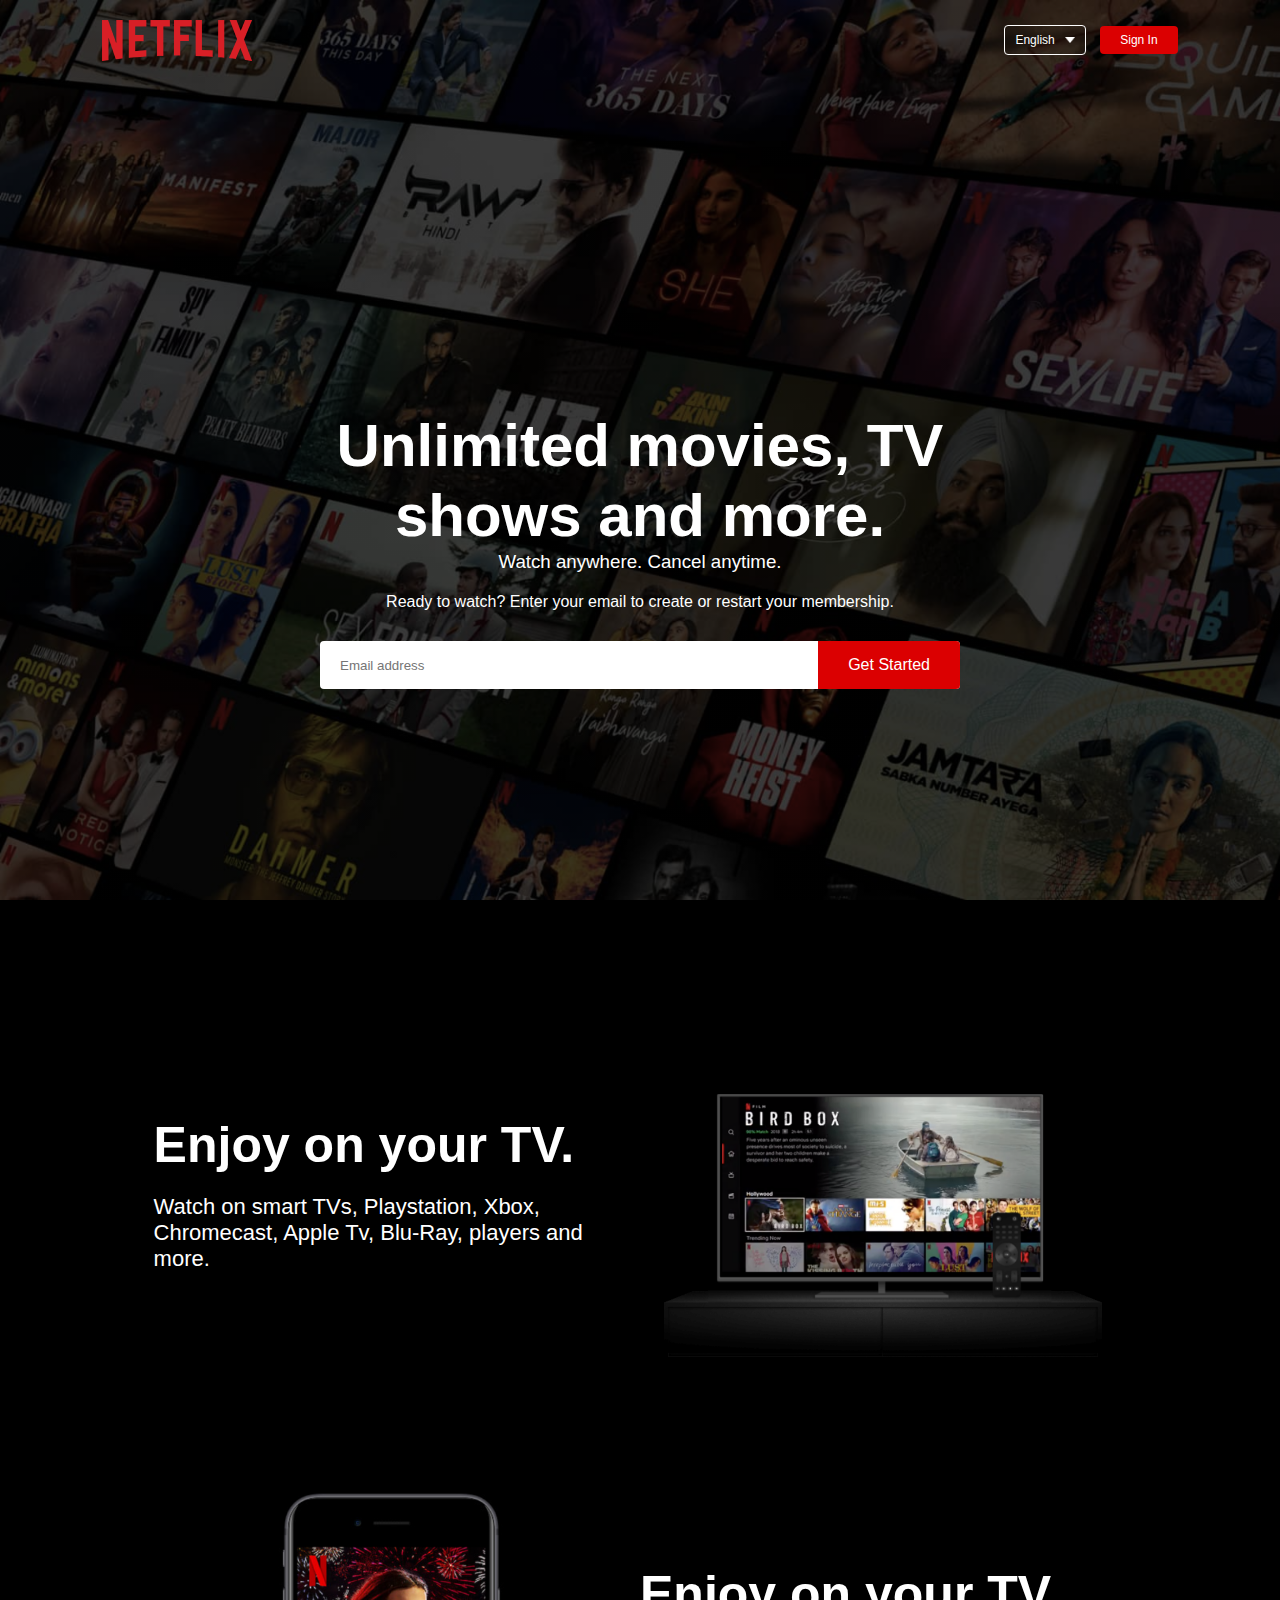
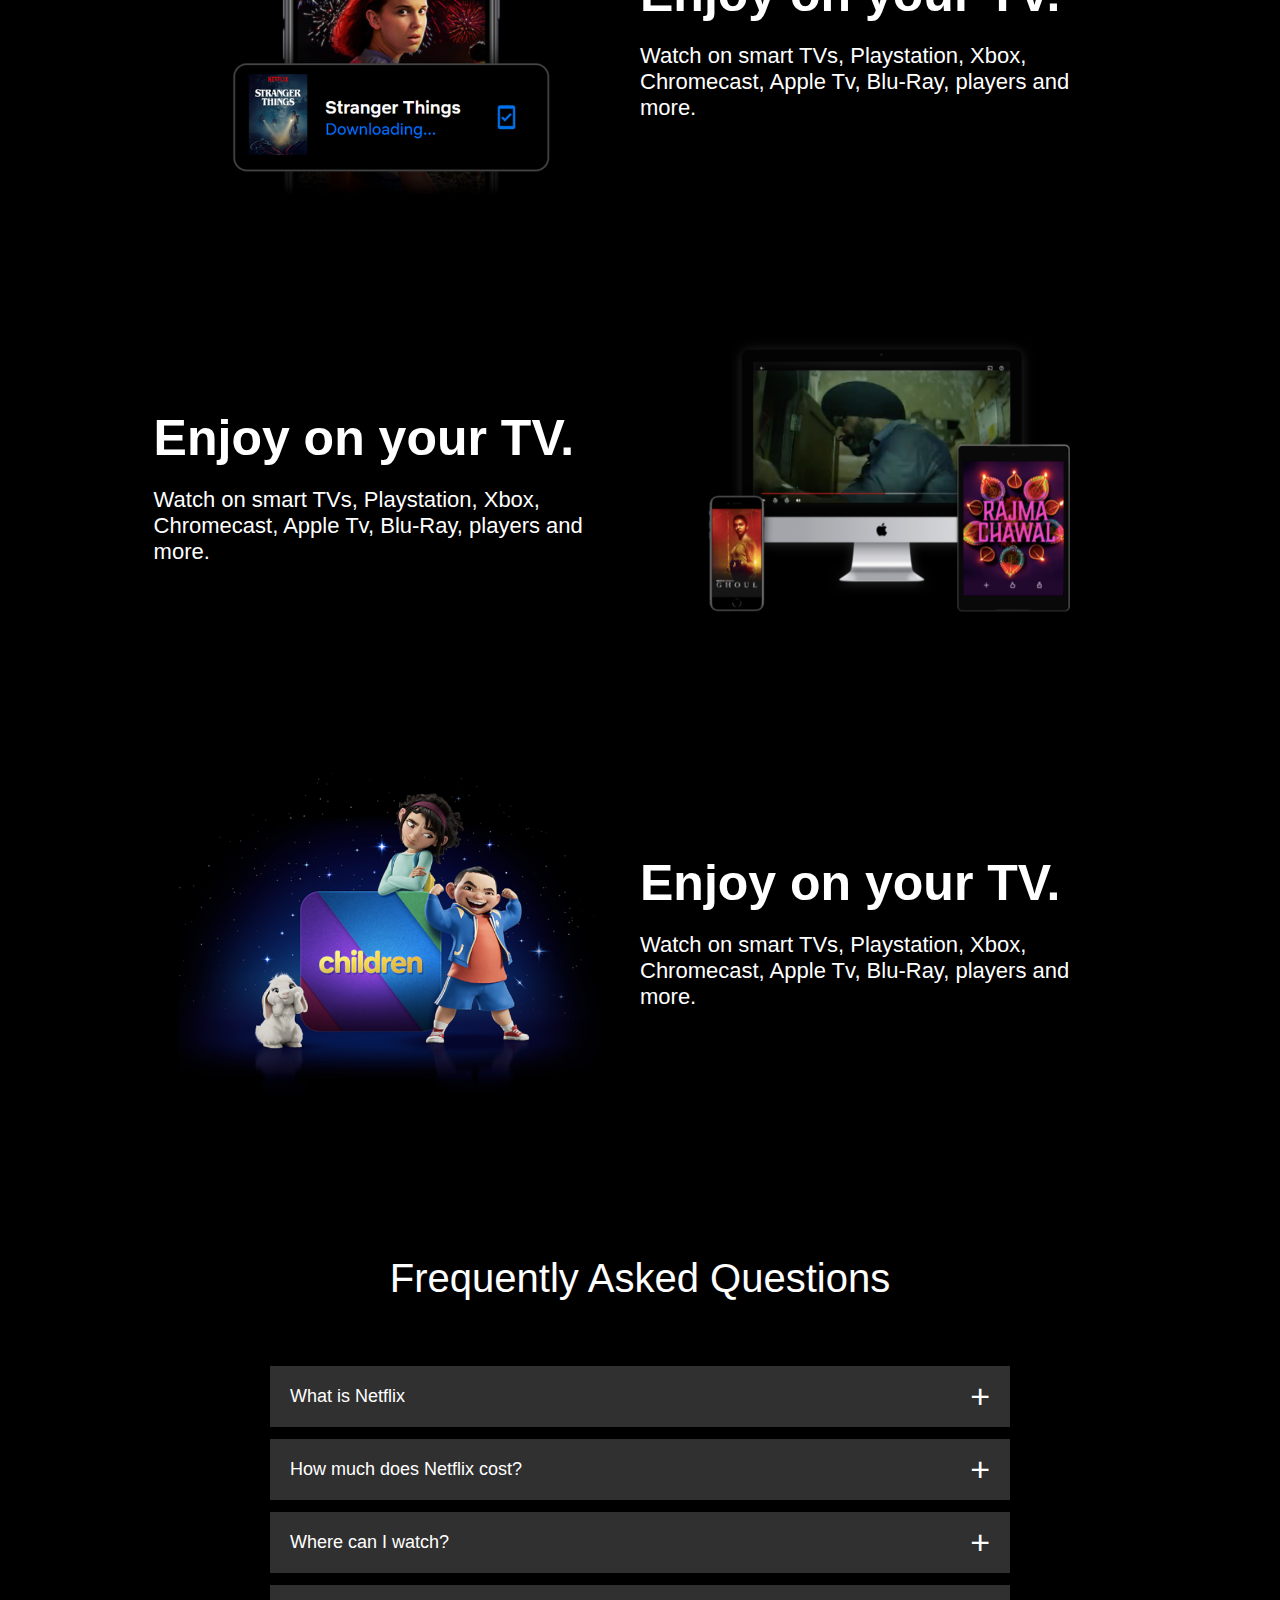
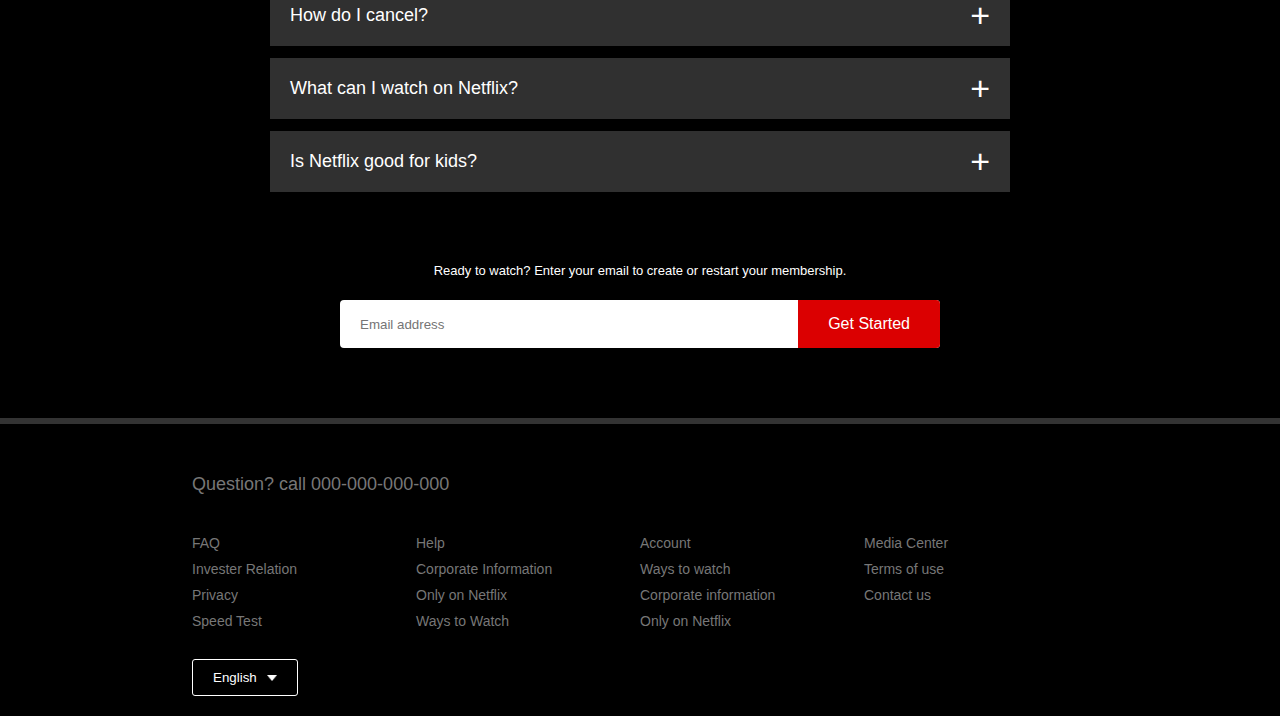
<file: Netflix Clone/index.html>
<!DOCTYPE html>
<html lang="en">
<head>
    <meta charset="UTF-8">
    <meta name="viewport" content="width=device-width, initial-scale=1.0">
    <title>Netflix Clone</title>
    <link rel="stylesheet" href="style.css">
</head>
<body>
    <div class="header">
        <nav>
            <img src="images/logo.png" class="logo">
            <div>
                <button class="language-btn">English <img src="images/down-icon.png" alt=""></button>
                <button>Sign In</button>
            </div>
        </nav>
        <div class="header-content">
            <h1>Unlimited movies, TV shows and more.</h1>
            <h3>Watch anywhere. Cancel anytime.</h3>
            <p>Ready to watch? Enter your email to create or restart your membership.</p>
            <form class="email-signup">
                <input type="email" placeholder="Email address" required>
                <button type="submit">Get Started</button>
            </form>
        </div>
    </div>

    <div class="features">
        <div class="row">
            <div class="text-col">
                <h2>Enjoy on your TV.</h2>
                <p>Watch on smart TVs, Playstation, Xbox, Chromecast, Apple Tv, Blu-Ray, players and more.</p>
            </div>
            <div class="img-col">
                <img src="images/feature-1.png" alt="">
            </div>
        </div>
        <div class="row">
            <div class="img-col">
                <img src="images/feature-2.png" alt="">
            </div>
            <div class="text-col">
                <h2>Enjoy on your TV.</h2>
                <p>Watch on smart TVs, Playstation, Xbox, Chromecast, Apple Tv, Blu-Ray, players and more.</p>
            </div>
            
        </div>
        <div class="row">
            <div class="text-col">
                <h2>Enjoy on your TV.</h2>
                <p>Watch on smart TVs, Playstation, Xbox, Chromecast, Apple Tv, Blu-Ray, players and more.</p>
            </div>
            <div class="img-col">
                <img src="images/feature-3.png" alt="">
            </div>
        </div>
        <div class="row">
            <div class="img-col">
                <img src="images/feature-4.png" alt="">
            </div>
            <div class="text-col">
                <h2>Enjoy on your TV.</h2>
                <p>Watch on smart TVs, Playstation, Xbox, Chromecast, Apple Tv, Blu-Ray, players and more.</p>
            </div>
            
        </div>
    </div>


    <div class="faq">
        <h2>Frequently Asked Questions</h2>
        <ul class="accordian">
        <li>
            <input type="radio" name="accordion" id="first">
            <label for="first">What is Netflix</label>
            <div class="content">
                <p>Lorem ipsum dolor sit amet, consectetur adipisicing elit. Iure itaque eligendi delectus laboriosam est asperiores tempore incidunt libero eius sapiente? </p>
            </div>
        </li>
        <li>
            <input type="radio" name="accordion" id="second">
            <label for="second">How much does Netflix cost?</label>
            <div class="content">
                <p>Lorem ipsum dolor sit amet, consectetur adipisicing elit. Iure itaque eligendi delectus laboriosam est asperiores tempore incidunt libero eius sapiente? </p>
            </div>
        </li>
        <li>
            <input type="radio" name="accordion" id="third">
            <label for="third">Where can I watch?</label>
            <div class="content">
                <p>Lorem ipsum dolor sit amet, consectetur adipisicing elit. Iure itaque eligendi delectus laboriosam est asperiores tempore incidunt libero eius sapiente? </p>
            </div>
        </li>
        <li>
            <input type="radio" name="accordion" id="fourth">
            <label for="fourth">How do I cancel?</label>
            <div class="content">
                <p>Lorem ipsum dolor sit amet, consectetur adipisicing elit. Iure itaque eligendi delectus laboriosam est asperiores tempore incidunt libero eius sapiente? </p>
            </div>
        </li>
        <li>
            <input type="radio" name="accordion" id="fifth">
            <label for="fifth">What can I watch on Netflix?</label>
            <div class="content">
                <p>Lorem ipsum dolor sit amet, consectetur adipisicing elit. Iure itaque eligendi delectus laboriosam est asperiores tempore incidunt libero eius sapiente? </p>
            </div>
        </li>
        <li>
            <input type="radio" name="accordion" id="sixth">
            <label for="sixth">Is Netflix good for kids?</label>
            <div class="content">
                <p>Lorem ipsum dolor sit amet, consectetur adipisicing elit. Iure itaque eligendi delectus laboriosam est asperiores tempore incidunt libero eius sapiente? </p>
            </div>
        </li>
    </ul>
    <small>Ready to watch? Enter your email to create or restart your membership.</small>
    <form class="email-signup">
        <input type="email" placeholder="Email address" required>
        <button type="submit">Get Started</button>
    </form>
    </div>

<!-- -------------------------------------- Footer --------------------------------->

    <div class="footer">
        <h2>Question? call 000-000-000-000</h2>
        <div class="row">
            <div class="col">
            <a href="#">FAQ </a>
            <a href="#">Invester Relation</a>
            <a href="#">Privacy</a>
            <a href="#">Speed Test</a></div>

            <div class="col">
            <a href="#">Help</a>
            <a href="#">Corporate Information</a>
            <a href="#">Only on Netflix</a>
            <a href="#">Ways to Watch</a></div>

            <div class="col">
            <a href="">Account</a>
            <a href="">Ways to watch</a>
            <a href="">Corporate information</a>
            <a href="">Only on Netflix</a></div>

            <div class="col">
            <a href="">Media Center</a>
            <a href="">Terms of use</a>
            <a href="">Contact us</a>
        </div>
        <button class="language-btn">English <img src="images/down-icon.png" alt=""></button>
     
    </div>



</body>
</html>
</file>
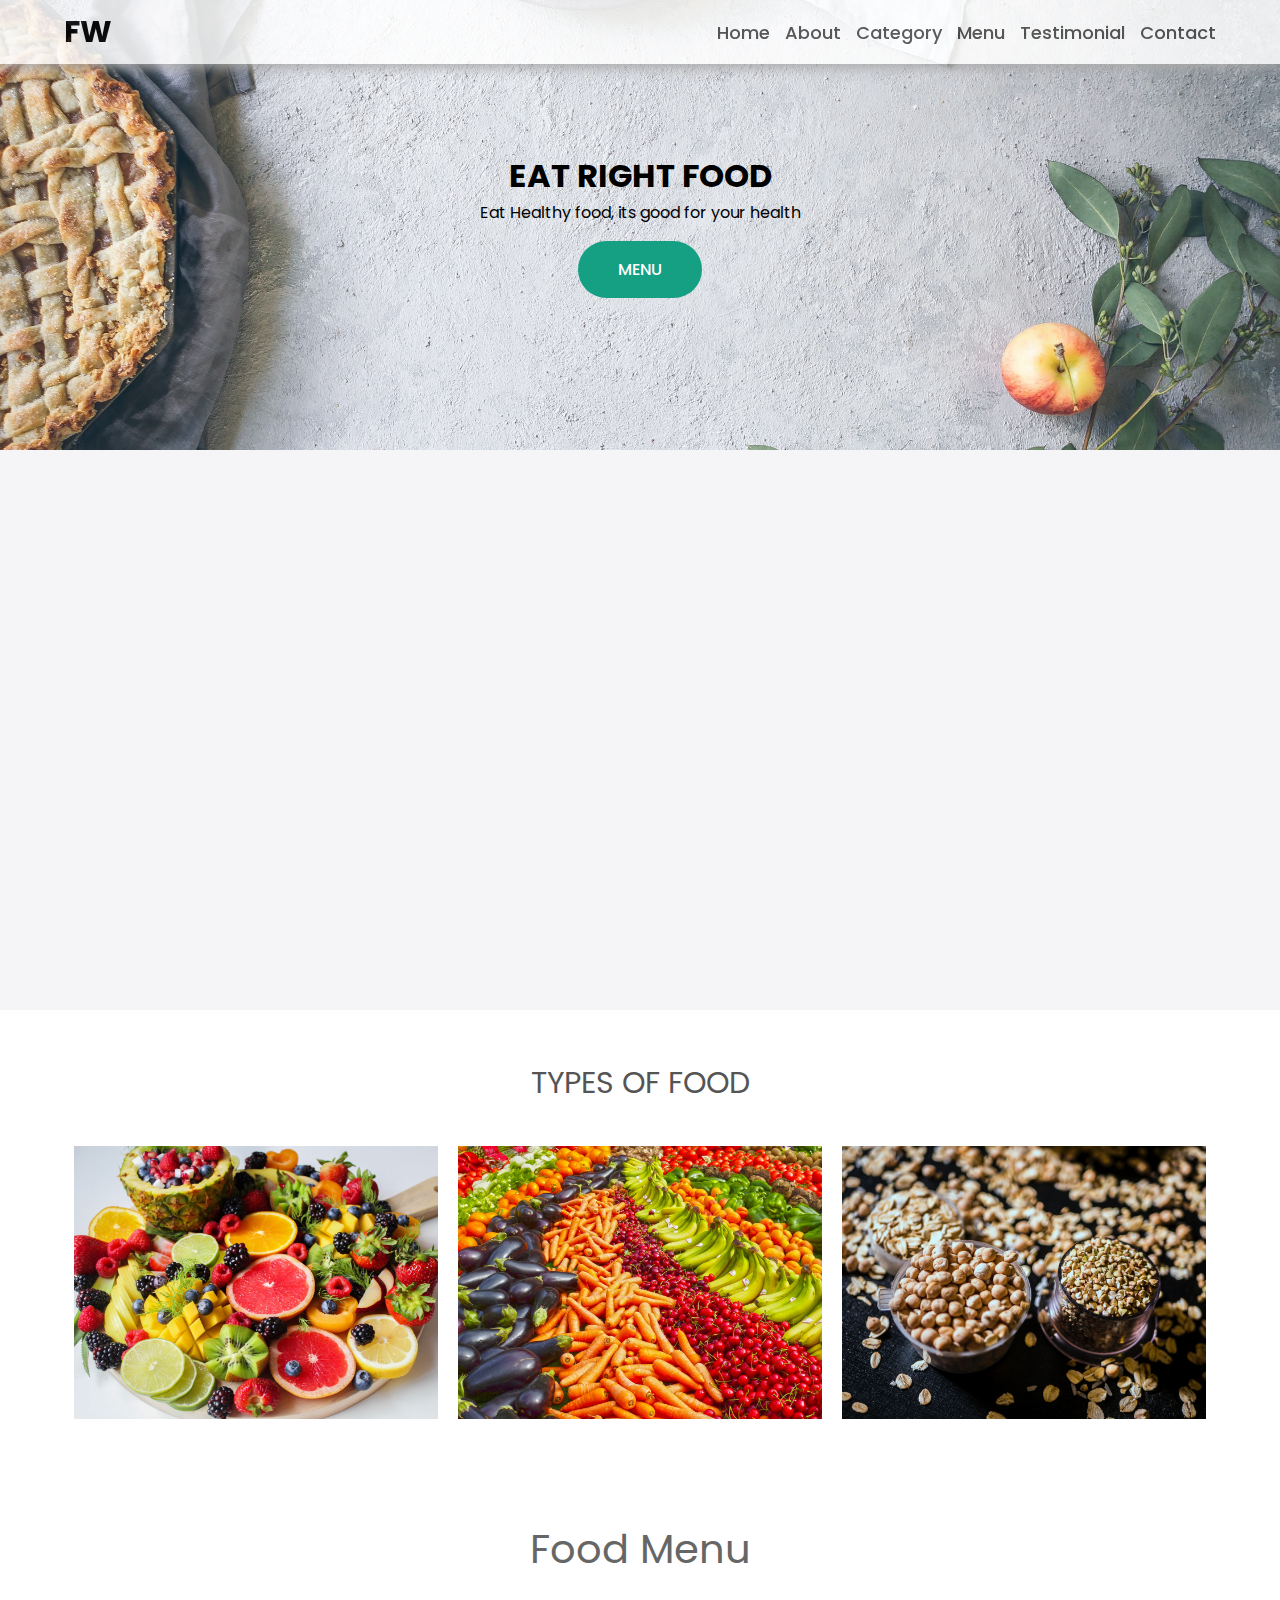
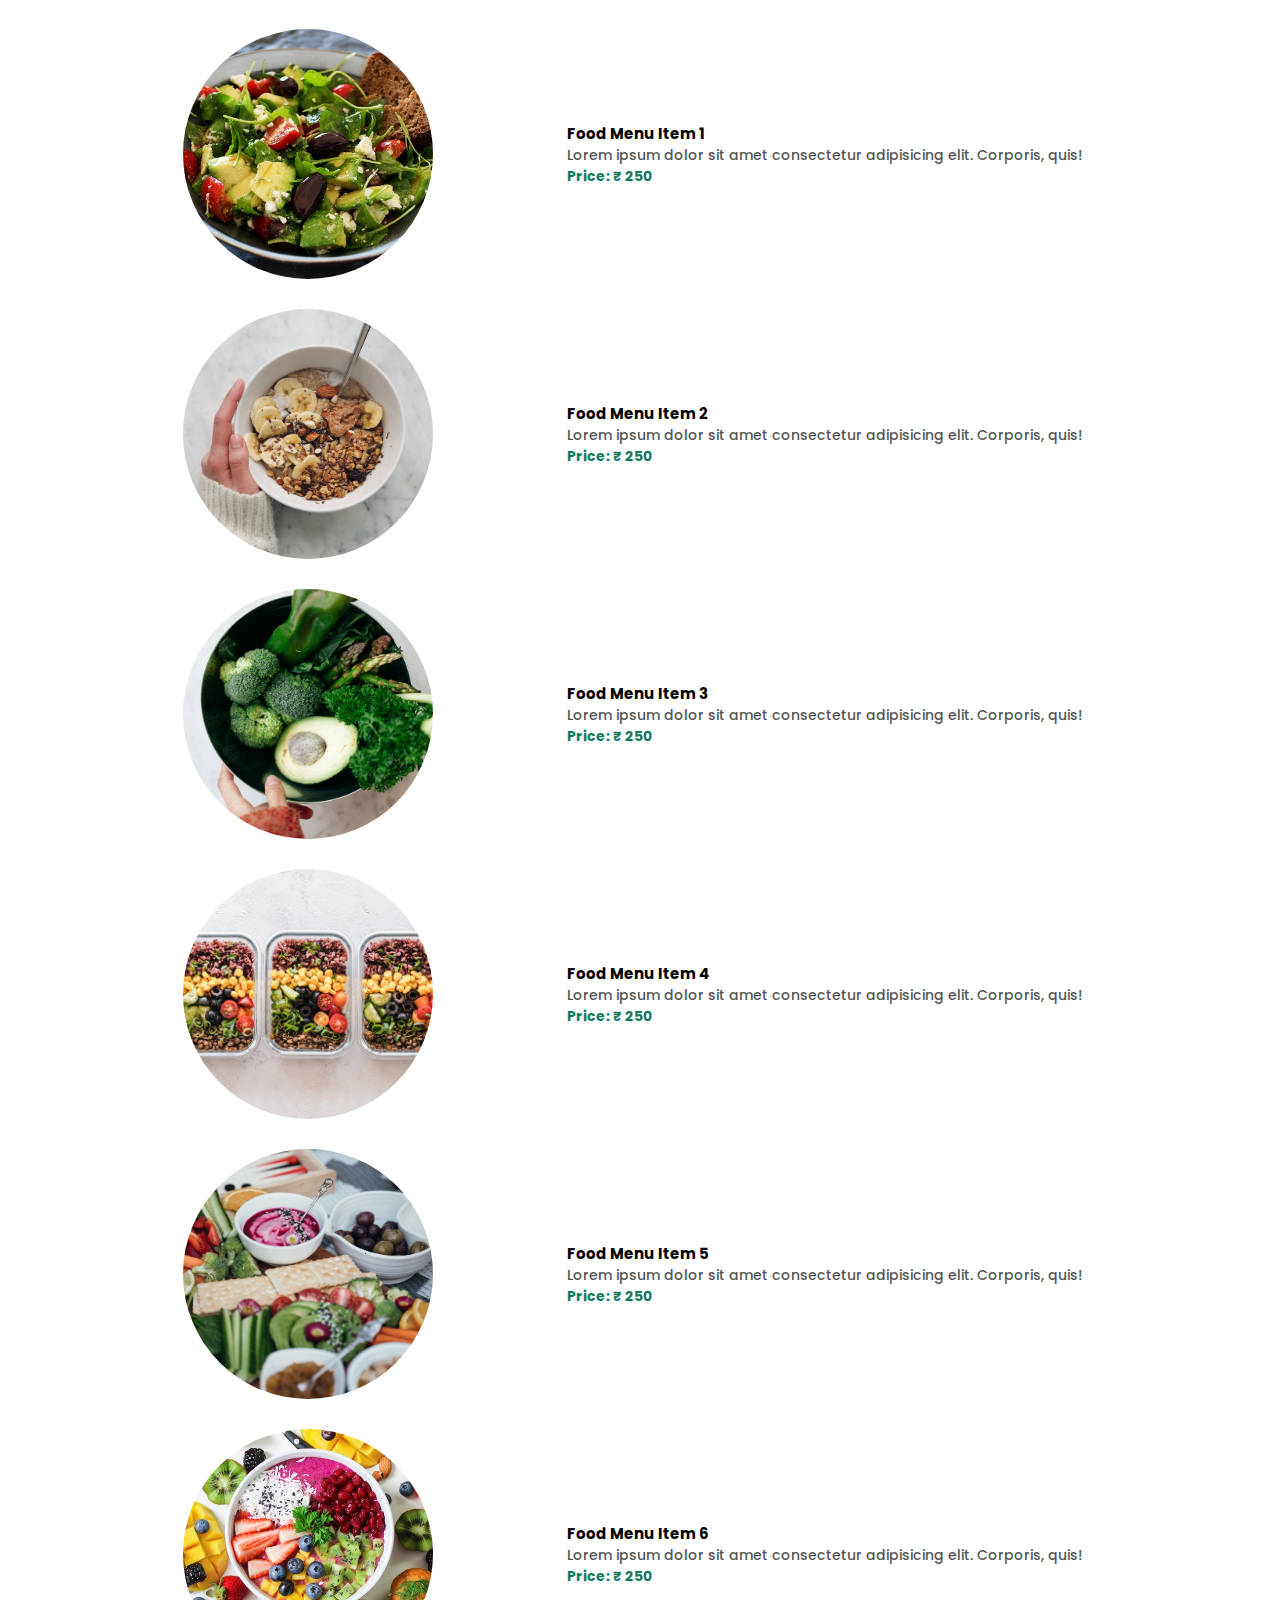
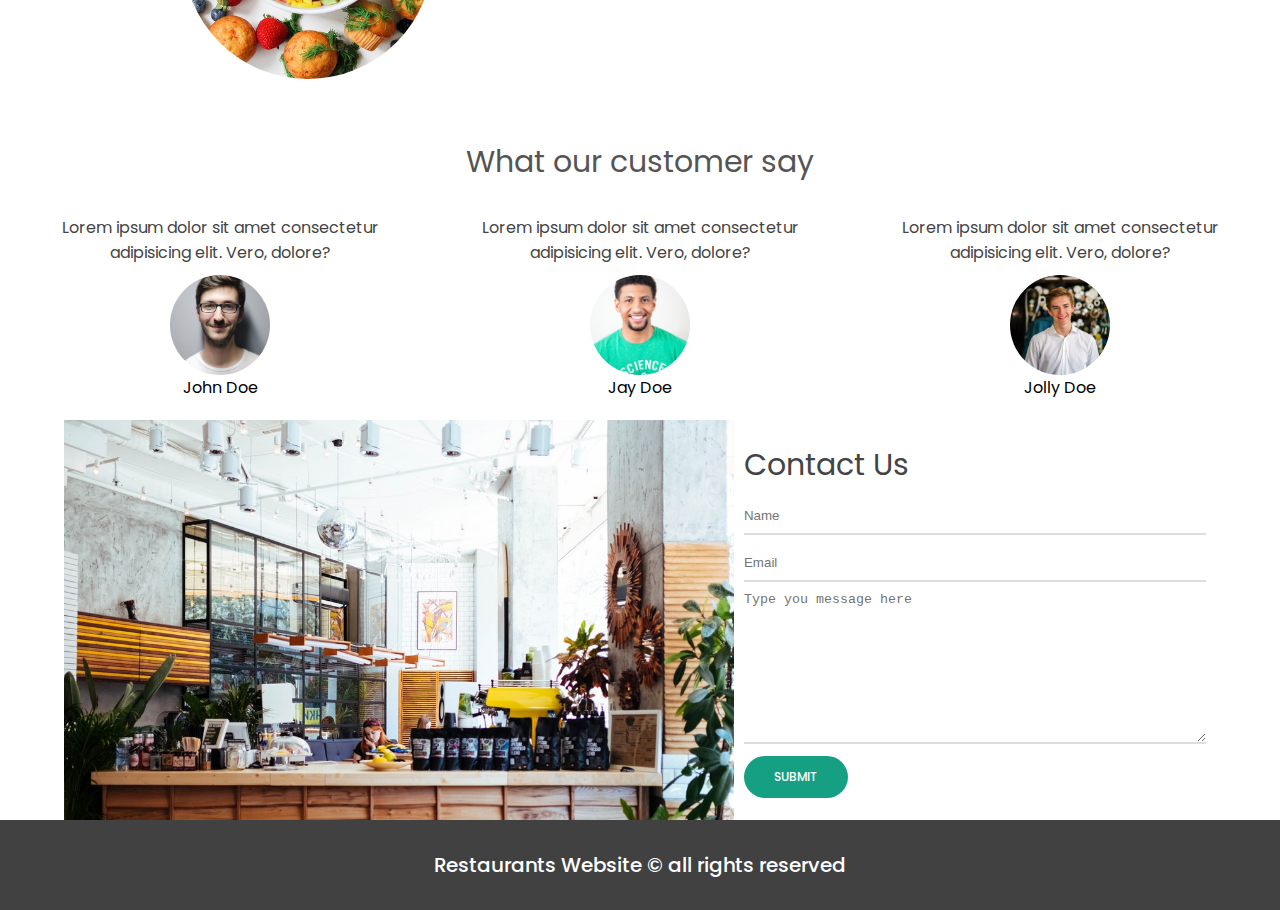
<file: Restaurant Website/index.html>
<!DOCTYPE html>
<html lang="en">

<head>
    <meta charset="UTF-8" />
    <meta http-equiv="X-UA-Compatible" content="IE=edge" />
    <meta name="viewport" content="width=device-width, initial-scale=1.0" />
    <link rel="stylesheet" href="style.css" />
    <!-- font awesome link -->
    <link rel="stylesheet" href="https://cdnjs.cloudflare.com/ajax/libs/font-awesome/6.4.0/css/all.min.css"
        integrity="sha512-iecdLmaskl7CVkqkXNQ/ZH/XLlvWZOJyj7Yy7tcenmpD1ypASozpmT/E0iPtmFIB46ZmdtAc9eNBvH0H/ZpiBw=="
        crossorigin="anonymous" referrerpolicy="no-referrer" />

    <title>Restraunt Website</title>
</head>

<body>
    <nav class="navbar">
        <div class="navbar-container container">
            <input type="checkbox" />
            <div class="hamburger-lines">
                <span class="line line1"></span>
                <span class="line line2"></span>
                <span class="line line3"></span>
            </div>
            <ul class="menu-items">
                <li><a href="#showcase">Home</a></li>
                <li><a href="#about">About</a></li>
                <li><a href="#food">Category</a></li>
                <li><a href="#food-menu">Menu</a></li>
                <li><a href="#testimonials">Testimonial</a></li>
                <li><a href="#contact">Contact</a></li>
            </ul>
            <h1 class="logo">FW</h1>
        </div>
    </nav>

    <section class="showcase-area" id="showcase">
        <div class="showcase-container">
            <h1 class="main-title">Eat Right Food</h1>
            <p>Eat Healthy food, its good for your health</p>
            <a href="#food-menu" class="btn btn-primary">Menu</a>
        </div>
    </section>

    <section id="about">
        <div class="about-wrapper container">
            <div class="about-text">
                <p class="small">About Us</p>
                <h2>We've been making healthy food for last 10 years</h2>
                <p>
                    Lorem ipsum dolor sit amet consectetur adipisicing elit. Placeat,
                    voluptate repellendus enim perspiciatis ea saepe odio et numquam
                    quaerat aut exercitationem impedit pariatur illum. Amet praesentium
                    molestias magnam, quibusdam qui nihil consequatur, odit eveniet hic
                    laudantium rem. Veniam, sit aperiam!
                </p>
            </div>
            <div class="about-img">
                <img src="img/about-photo.jpg" alt="About Us" />
            </div>
        </div>
    </section>

    <section id="food">
        <h2>Types of food</h2>
        <div class="food-container container">
            <div class="food-type fruit">
                <div class="img-container">
                    <img src="img/food1.jpg" alt="" />
                    <div class="image-content">
                        <h3>Fruit</h3>
                        <a href="https://en.wikipedia.org/wiki/Vegetable" class="btn btn-primary" target="_blank">Learn
                            More</a>
                    </div>
                </div>
            </div>
            <div class="food-type vegetable">
                <div class="img-container">
                    <img src="img/food2.jpg" alt="" />
                    <div class="image-content">
                        <h3>Vegetable</h3>
                        <a href="https://en.wikipedia.org/wiki/Vegetable" class="btn btn-primary" target="_blank">Learn
                            More</a>
                    </div>
                </div>
            </div>
            <div class="food-type grain">
                <div class="img-container">
                    <img src="img/food3.jpg" alt="" />
                    <div class="image-content">
                        <h3>Grain</h3>
                        <a href="https://en.wikipedia.org/wiki/Vegetable" class="btn btn-primary" target="_blank">Learn
                            More</a>
                    </div>
                </div>
            </div>
        </div>
    </section>

    <section id="food-menu">
        <h2 class="food-menu-heading">Food Menu</h2>
        <div class="food-menu-container container">
            <div class="food-menu-item">
                <div class="food-images">
                    <img src="img/food-menu1.jpg" alt="" />
                </div>
                <div class="food-description">
                    <h2 class="food-title">Food Menu Item 1</h2>
                    <p>
                        Lorem ipsum dolor sit amet consectetur adipisicing elit. Corporis,
                        quis!
                    </p>
                    <p class="food-price">Price: &#8377; 250</p>
                </div>
            </div>
            <div class="food-menu-item">
                <div class="food-images">
                    <img src="img/food-menu2.jpg" alt="" />
                </div>
                <div class="food-description">
                    <h2 class="food-title">Food Menu Item 2</h2>
                    <p>
                        Lorem ipsum dolor sit amet consectetur adipisicing elit. Corporis,
                        quis!
                    </p>
                    <p class="food-price">Price: &#8377; 250</p>
                </div>
            </div>
            <div class="food-menu-item">
                <div class="food-images">
                    <img src="img/food-menu3.jpg" alt="" />
                </div>
                <div class="food-description">
                    <h2 class="food-title">Food Menu Item 3</h2>
                    <p>
                        Lorem ipsum dolor sit amet consectetur adipisicing elit. Corporis,
                        quis!
                    </p>
                    <p class="food-price">Price: &#8377; 250</p>
                </div>
            </div>
            <div class="food-menu-item">
                <div class="food-images">
                    <img src="img/food-menu4.jpg" alt="" />
                </div>
                <div class="food-description">
                    <h2 class="food-title">Food Menu Item 4</h2>
                    <p>
                        Lorem ipsum dolor sit amet consectetur adipisicing elit. Corporis,
                        quis!
                    </p>
                    <p class="food-price">Price: &#8377; 250</p>
                </div>
            </div>
            <div class="food-menu-item">
                <div class="food-images">
                    <img src="img/food-menu5.jpg" alt="" />
                </div>
                <div class="food-description">
                    <h2 class="food-title">Food Menu Item 5</h2>
                    <p>
                        Lorem ipsum dolor sit amet consectetur adipisicing elit. Corporis,
                        quis!
                    </p>
                    <p class="food-price">Price: &#8377; 250</p>
                </div>
            </div>
            <div class="food-menu-item">
                <div class="food-images">
                    <img src="img/food-menu6.jpg" alt="" />
                </div>
                <div class="food-description">
                    <h2 class="food-title">Food Menu Item 6</h2>
                    <p>
                        Lorem ipsum dolor sit amet consectetur adipisicing elit. Corporis,
                        quis!
                    </p>
                    <p class="food-price">Price: &#8377; 250</p>
                </div>
            </div>
        </div>
    </section>

    
    <section id="testimonials">
        <h2 class="testimonial-title">What our customer say</h2>
        <div class="testimonial-container">
            <div class="testimonial-box">
                <div class="star-rating">
                    <span class="fa fa-star checked"></span>
                    <span class="fa fa-star checked"></span>
                    <span class="fa fa-star checked"></span>
                    <span class="fa fa-star checked"></span>
                    <span class="fa fa-star checked"></span>
                </div>

                <p class="testimonial-text">
                    Lorem ipsum dolor sit amet consectetur adipisicing elit. Vero,
                    dolore?
                </p>
                <div class="customer-detail">
                    <div class="customer-photo">
                        <img src="img/male-photo1.jpg" alt="" />
                    </div>
                    <p class="customer-name">John Doe</p>
                </div>
            </div>
            <div class="testimonial-box">
                <div class="star-rating">
                    <span class="fa fa-star checked"></span>
                    <span class="fa fa-star checked"></span>
                    <span class="fa fa-star checked"></span>
                    <span class="fa fa-star checked"></span>
                    <span class="fa fa-star checked"></span>
                </div>

                <p class="testimonial-text">
                    Lorem ipsum dolor sit amet consectetur adipisicing elit. Vero,
                    dolore?
                </p>
                <div class="customer-detail">
                    <div class="customer-photo">
                        <img src="img/male-photo2.jpg" alt="" />
                    </div>
                    <p class="customer-name">Jay Doe</p>
                </div>
            </div>
            <div class="testimonial-box">
                <div class="star-rating">
                    <span class="fa fa-star checked"></span>
                    <span class="fa fa-star checked"></span>
                    <span class="fa fa-star checked"></span>
                    <span class="fa fa-star checked"></span>
                    <span class="fa fa-star checked"></span>
                </div>

                <p class="testimonial-text">
                    Lorem ipsum dolor sit amet consectetur adipisicing elit. Vero,
                    dolore?
                </p>
                <div class="customer-detail">
                    <div class="customer-photo">
                        <img src="img/male-photo3.jpg" alt="" />
                    </div>
                    <p class="customer-name">Jolly Doe</p>
                </div>
            </div>
        </div>
    </section>

    <!-- ******************************** Contact Section ********************************* -->
    <section id="contact">
        <div class="contact-container container">
            <div class="contact-image">
                <img src="img/restraunt-image.jpg" alt="">
            </div>
            <div class="form-container">
                <h2>Contact Us</h2>
                <input type="text" name="" id="" placeholder="Name">
                <input type="email" name="" id="" placeholder="Email">
                <textarea name="" id="" cols="30" rows="10" placeholder="Type you message here"></textarea>
                <a href="#" class="btn btn-primary">Submit</a>
            </div>
        </div>
    </section>

    <footer id="footer">
        <h2>Restaurants Website &copy; all rights reserved</h2>
    </footer>


</body>

</html>
</file>
<file: Netflix Clone/style.css>
*{
    margin: 0;
    padding: 0;
    font-family: 'Poppins', sans-serif;
    box-sizing: border-box;
}
body{
    background: #000;
    color: #fff;
}
.header{
    width: 100%;
    height: 100vh;
    background-image: linear-gradient(rgba(0,0,0,0.7), rgba(0,0,0,0.7)), url(images/header-image.png);
    background-size: cover;
    background-position: center;
    padding: 10px 8%;
    position: relative;
}
nav{
    display: flex;
    align-items: center;
    justify-content: space-between;
    padding: 10px 0;
}
.logo{
    width: 150px;
    cursor: pointer;
}
nav button{
    border: 0;
    outline: 0;
    background: #db0001;
    color: #fff;
    padding: 7px 20px;
    font-size: 12px;
    border-radius: 4px;
    margin-left: 10px;
    cursor: pointer;
}
.language-btn{
    display: inline-flex;
    align-items: center;
    background: transparent;
    border: 1px solid #fff;
    padding: 7px 10px;
}
.language-btn img{
    width: 10px;
    margin-left: 10px;
}

.header-content{
    position: absolute;
    top: 50%;
    left: 50%;
    transform: translate(-50%,-50%);
    text-align: center;
    margin-top: 100px;
}
.header-content h1{
    font-size: 60px;
    line-height: 70px;
    font-weight: 600;
    max-width: 650px;
}
.header-content h3{
    font-weight: 400;
    margin-bottom: 20px;
}
.email-signup{
    background: #fff;
    border-radius: 4px;
    display: flex;
    align-items: center;
    margin-top: 30px;
    overflow: hidden;
}
.email-signup input{
    flex: 1;
    border: 0;
    outline: 0;
    margin-left: 20px;
}
.email-signup button{
    background: #db0001;
    border: 0;
    outline: 0;
    color: #fff;
    font-size: 16px;
    cursor: pointer;
    padding: 15px 30px;
   
}


/* ----------------Features---------------- */

.features{
    padding: 80px 12%;
    font-size: 22px;
}
.row{
    display: flex;
    width: 100%;
    align-items: center;
    flex-wrap: wrap;
    padding: 50px 0;

}
.text-col{
    flex-basis: 50%;
    margin-bottom: 20px;
}
.img-col{
    flex-basis: 50%;
    margin-bottom: 20px;
    /* border: 2px solid #ccc; */
}
.img-col img{
    display: block;
    width: 90%;
    margin: auto;
}
.features h2{
    font-size: 50px;
    font-weight: 600;
    margin-bottom: 20px;
}

/* --------------------- FAQ ------------------ */
.faq{
    padding: 10px 12%;
    text-align: center;
    font-size: 18px;
}
.faq h2{
    font-weight: 500;
    font-size: 40px;
}
.accordian{
    margin:60px auto;
    width:100%;
    max-width:750px;
    /* border:2px solid red; */
}
.accordian li{
    list-style: none;
    width: 100%;
    padding: 5px;
}
.accordian li label{
    display: flex;
    align-items: center;
    padding: 20px;
    font-size: 18px;
    font-weight: 500;
    background: #303030;
    margin-bottom: 2px;
    cursor: pointer;
    position: relative;
}
label::after{
    content: '+';
    font-size: 34px;
    position: absolute;
    right: 20px;
    transition: transform 0.5s;

}
input[type="radio"]{
    display: none;
}
.accordian .content{
    background: #303030;
    text-align: left;
    padding: 0 20px;
    max-height: 0;
    overflow: hidden;
    transition: max-height 0.5s, padding 0.5s;
}
.accordian input[type="radio"]:checked + label + .content{
    max-height: 600px;
    padding: 30px 20px;
}
.accordian input[type="radio"]:checked + label::after{
    transform: rotate(150deg);
}
.faq .email-signup{
    max-width: 600px;
    margin: 20px auto 60px;
}
.faq small{
    font-size: 13px;
    padding: 2rem;
    /* position: absolute;  */
}

/* **************************** footer ********************************
 */

 .footer{
    padding: 50px 15% 10px;
    border-top: 6px solid #333;
    color: #777;
    /* border: 1px solid red; */
 }
 .footer h2{
    font-size: 18px;
    font-weight: 400;
    margin-bottom: 30px;
 }
 .footer .col{
    flex-basis: 25%;
    flex-grow: 1;
    margin-bottom: 20px;
 }
 .footer .col a{
    display: block;
    text-decoration: none;
    color: #777;
    font-size: 14px;
    margin-bottom: 10px;
 }
 .footer .row{
    align-items: flex-start;
    padding: 10px 0;
 }
.footer .language-btn{
    color: #fff;
    padding: 10px 20px;
    border-radius: 3px;
}



/* ----------------- Media queries -------------------------------- */

@media only screen and (max-width: 600px) {
    .logo{
        width: 100px;
    }
    nav button{
        padding: 5px 10px;
    }
    nav .language-btn{
        padding: 4px 8px;
    }
    .header-content{
        position: unset;
        transform: none;
        padding-top: 150px;

    }
    .header-content h1{
        font-size: 30px;
    }
    .email-signup button{
        font-size: 12px;
        padding: 10px 15px;
    }
    .text-col, .img-col{
        flex-basis: 100%;
    }
    .feature h2{
        font-size: 30px;
    }
    .feature p{
        font-size: 15px;
    }
    .row:nth-child(2), .row:nth-child(4){
        flex-direction: column-reverse;
    }
    .feature .row{
        padding: 10px 0;
       
    }
    .faq h2{
        font-size: 20px;
    }
    .accordian .content{
        font-size: 14px;
    }
    .accordian li label{
        padding: 10px;
        font-size: 14px;
    }
    label::after{
        font-size: 22px;
    }
    .footer .language-btn{
        margin-bottom: 10px;
    }
    

}
</file>
<file: Restaurant Website/style.css>
@import url('https://fonts.googleapis.com/css2?family=Poppins:ital,wght@0,100;0,200;0,300;0,400;0,500;0,700;1,200;1,500&display=swap');

*,
*::after,
*::before
{
    box-sizing: border-box;
    padding: 0;
    margin: 0;

}
html{
    font-size: 62.5%;    /*10px to percentage*/
}
body{
    font-family: 'Poppins', sans-serif;;
}

/*################# Utility Classes ########################## */
.container{
    max-width: 1200px;
    width: 90%;
    margin: auto;
}
.btn{
    display: inline-block;
    padding: 1em 2.5em;
    text-decoration: none;
    border-radius: 50px;
    cursor: pointer;
    outline: none;
    margin-top: 1em;
    text-transform: uppercase;
    font-weight: 500;
}
.btn-primary{
    color: #fff;
    background: #16a083;
    transition: background 0.3s ease-in-out;
}
.btn-primary:hover{
    background: #106b57;

}

/*################# Navbar Styling ########################## */

/* For Desktop Mode */

.navbar input[type='checkbox'],
.navbar .hamburger-lines{
    display: none;
}

.navbar{
    box-shadow: 0px 5px 10px 0px #aaa;
    position: fixed;
    width: 100%;
    background:#fff;
    color: #000;
    opacity: 0.85;
    z-index: 999;
}

.navbar-container{
    display: flex;
    justify-content: space-between;
    height: 64px;
    align-items: center;
}

.menu-items{
    order: 2;
    display: flex;
}
.menu-items li{
    list-style: none;
    margin-left: 1.5rem;
    font-size: 1.8rem;
}

.logo{
    order: 1;
    font-size: 3rem;
}

.navbar a{
    color: #444;
    text-decoration: none;
    font-weight: 500;
    transition: color 0.4s ease-in;
}

.navbar a:hover{
    color: #c30b0b;
}

/* ############################# Showcase Area ######################### */
.showcase-area{
    height: 50vh;
    background: url(./img/header-image2.jpg);
    background-size: cover;
    background-position: center;
    background-repeat: no-repeat;
}
.showcase-container{
    display: flex;
    flex-direction: column;
    align-items: center;
    justify-content: center;
    height: 100%;
    font-size: 1.6rem;
}
.main-title{
    text-transform: uppercase;
}



/* ################################About use ######################### */

#about{
    padding: 50px 0;
    background: #f5f5f7;
}
.about-wrapper{
    display: flex;
    flex-wrap: wrap;
}
#about h2{
    font-size: 3.2rem;
}
#about .small{
    font-size: 1.6rem;
    color: #666;
    font-weight: 600;
}
.about-img{
    flex:1 1 400px;
    padding: 30px;
    transform: translate(150%);
    animation: about-img-animation 1s ease-in-out forwards;
}
@keyframes about-img-animation{
    100%{
        transform: translate(0);
    }
}
.about-text{
    flex: 1 1 400px;
    padding: 30px;
    margin: auto;
    transform: translate(-150%);
    animation: about-txt-animation 1s ease-in-out forwards;
}
@keyframes about-txt-animation{
    100%{
        transform: translate(0);
    }
}
.about-img img{
    display: block;
    height: 400px;
    max-width: 100%;
    margin: auto;
    object-fit: cover;
    object-position: right;
}


/* ################################ Food Category Style   ################################# */
#food{
    padding: 5rem 0 10rem 0;
}
#food h2{
    text-align: center;
    font-size: 3rem;
    font-weight: 400;
    margin-bottom: 40px;
    text-transform: uppercase;
    color: #555;
}
.food-container{
    display: flex;
    justify-content: space-between;
}
.food-container img{
    display: block;
    width: 100%;
    margin: auto;
    max-height: 300px;
    object-fit: cover;
    object-position: center;
}

.img-container{
    margin: 0 1rem;
    position: relative;
}

.image-content{
    position: absolute;
    top: 70%;
    left: 50%;
    transform: translate(-50%, -50%);
    opacity: 0;
    z-index: 2;
    text-align: center;

    transition: all 0.3s ease-in-out 0.2s;
}

.image-content h3{
    color: #fff;
    font-size: 3rem;

}
.image-content a{
    font-size: 1.2rem;
}

.img-container::after{
    content: '';
    display: block;
    position: absolute;
    top: 0;
    left: 0;
    width: 100%;
    height: 100%;
    background: rgba(0,0,0,0.871);
    z-index: 1;

    transform: scaleY(0);
    transform-origin: 100% 100%;
    transition: all 0.3s ease-in-out;
    
}
.img-container:hover::after{
    opacity: 1;
    transform: scaleY(1);
}
.img-container:hover .image-content{
    opacity: 1;
    top: 40%;
}

/* ################################ Food Menu ################################## */
.food-menu-heading{
    font-size: 4rem;
    text-align: center;
    font-weight: 400;
    color: #666;
}
.food-menu-container{
    display: flex;
    flex-wrap: wrap;
    padding: 50px 0 30px 0;
}
.food-menu-container img{
    display: block;
    width: 250px;
    height: 250px;
    border-radius: 50%;
    /* object-fit: cover; */
    object-fit: cover; 
    object-position: center;

}
.food-menu-item{
    display: flex;
    flex: 1 1 600px;
    justify-content: space-evenly;
    margin-bottom: 3rem;
}
.food-description{
    margin: auto 1.5rem;
}
.font-title{
    font-size: 2.2rem;
    font-weight: 400;
    color: #444;
}
.food-description p{
    font-size: 1.4rem;
    color: #555;
    font-weight: 500;
}
.food-description .food-price{
    color: #117964;
    font-weight: 700;
}

################################ Testimonial Section #################################
#testimonial{
    padding: 5rem 0rem;
    background: rgb(243,243,243);
}
.testimonial-title{
    text-align: center;
    font-size: 3rem;
    font-weight: 400;
    color: #555;
}
.testimonial-container{
    display: flex;
    justify-content:space-between;
    font-size: 1.6rem;
    padding: 1rem;
}
.testimonial-container .checked{
    color: #ff9529;
}
.testimonial-box .testimonial-text{
    margin: 1rem;
    color: #444;
}
.testimonial-box{
    text-align: center;
    padding: 1rem;
}

.customer-photo img{
    display: block;
    width: 100px;
    height: 100px;
    object-fit: cover;
    object-position: center;
    border-radius: 50%;
    margin: auto;
}

################################ Contact Us Style #################################
#contact{
    padding: 5rem 0;
    background: rgb(226,226,226);
}
.contact-container{
    display: flex;
    background: #fff;
}
.contact-img{
    width: 50%;
}
.contact-image img{
    display: block;
    height: 400px;
    object-fit: cover;
    object-position: center;
    width: 100%;
}
.form-container{
    padding: 1rem;
    width: 50%;
    margin: auto;
}
.form-container input{
    display: block;
    width: 100%;
    border: none;
    border-bottom: 2px solid #ddd;
    padding: 1rem 0;
    box-shadow: none;
    outline: none;
    margin-bottom: 1rem;
    color: #444;
    font-weight: 500;
    
}
.form-container textarea{
    display: block;
    width: 100%;
    border: none;
    border-bottom: 2px solid #ddd;
    /* outline: none; */
}
.form-container h2{
    font-size: 3rem;
    font-weight: 400;
    color: #444;
    margin-bottom: 1rem;
}
.form-container a{
    font-size: 1.2rem;
}

/* ################################ Footer ################################# */
#footer h2{
    text-align: center;
    font-size: 2rem;
    padding: 3rem;
    font-weight: 500;
    color: #fff;
    background: rgb(65,65,65);
}



/* ########################### Media Quaries ######################### */
@media (max-width:768px){
    .navbar{
        opacity: 0.95;
    }
    .navbar-container input[type='checkbox'],
    .navbar-container .hamburger-lines{
        display: block;
    }
    .navbar-container{
        display: block;
        position: relative;
        height: 64px;
    }
    .navbar-container input[type='checkbox']{
        position: absolute;
        display: block;
        height: 32px;
        width: 40px;
        top: 20px;
        left: 20px;
        z-index: 5;
        opacity: 0;
    }
    .navbar-container .hamburger-lines{
        display: block;
        height: 32px;
        width: 40px;
        position: absolute;
        top: 20px;
        left: 20px;
        z-index: 2;
        display: flex;
        flex-direction: column;
        justify-content: space-between;
    }
    .navbar-container .hamburger-lines .line{
        display: block;
        height: 4px;
        width: 100%;
        border-radius: 10px;
        background: #333333;
    }
    .navbar-container .hamburger-lines .line1{
        transform-origin: 0% 0%;
        transition: transform 0.4s ease-in-out;
    }
    .navbar-container .hamburger-lines .line2{
        transition: transform 0.4s ease-in-out;
    }
    .navbar-container .hamburger-lines .line3{
        transform-origin: 0% 100%;
        transition: transform 0.4s ease-in-out;
    }
    .navbar .menu-items{
        padding-top: 100px;
        background: #fff;
        height: 100vh;
        max-width: 300px;
        transform: translateX(-150%);
        display: flex;
        flex-direction: column;
        margin-left: -40px;
        padding-left: 50px;
        transition: transform 0.5s ease-in-out;
        box-shadow: 5px 0px 10px 0px #aaa;
    }
    .navbar .menu-items li{
        margin-bottom: 3rem;
        font-size: 2rem;
        font-weight: 500;
    }
    .logo{
        position: absolute;
        top: 10px;
        right: 15px;
        font-size: 3rem;

    }
    .navbar-container input[type='checkbox']:checked ~ .menu-items{
        transform: translateX(0);
    }
    .navbar-container input[type='checkbox']:checked ~ .hamburger-lines .line1{
        transform: rotate(45deg);
    }
    .navbar-container input[type='checkbox']:checked ~ .hamburger-lines .line2{
        transform: scaleY(0);
    }
    .navbar-container input[type='checkbox']:checked ~ .hamburger-lines .line3{
        transform: rotate(-45deg);
    }

    /* ###################### food category #####################  */
    .food-container{
        flex-direction: column;
        align-items: stretch;
    }
    .food-type:not(:last-child){
        margin-bottom: 3rem;
    }
    .food-type{
        box-shadow: 5px 5px 10px 0px #aaa;
    }
    .img-container{
        margin:0;
        justify-content: ;
    }
}

    /* ###################### small screen #####################  */
@media (max-width: 500px){
    html{
        font-size: 50%;
    }
    .testimonial-container{
        flex-direction: column;
        text-align: center;
    }
    .food-menu-item{
        flex-direction: column;
        text-align: center;
    }
    .food-menu-container img{
        margin: auto;
    }
    .form-container{
        width: 90%;
    }
    .contact-container{
        display: flex;
        flex-direction: column;
    }
    .contact-image{
        width: 90%;
        margin: 3rem auto;
    }
}

/* ###################### Landscape Mode ####################### */
@media (orientation: landscape) and (max-height: 500px){
    .showcase-area{
        height: 50vmax;
    }
}
</file>
